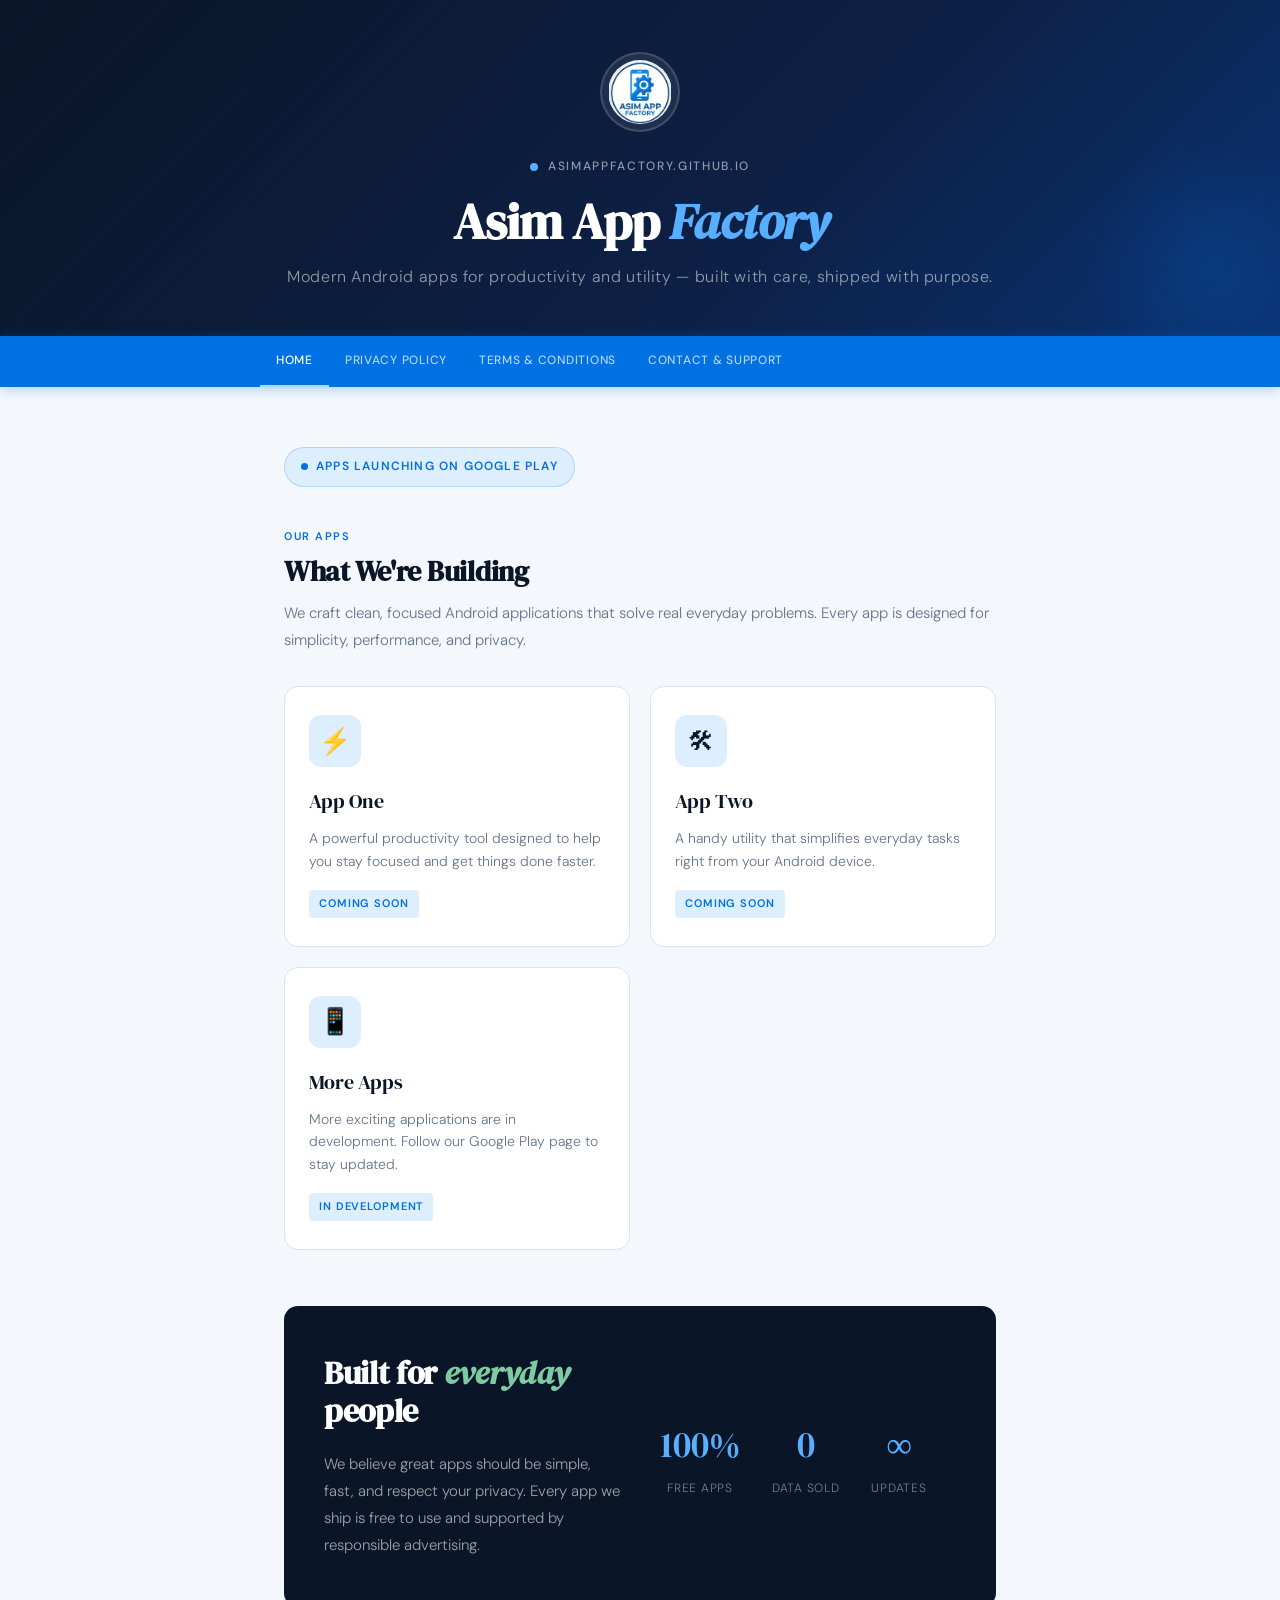
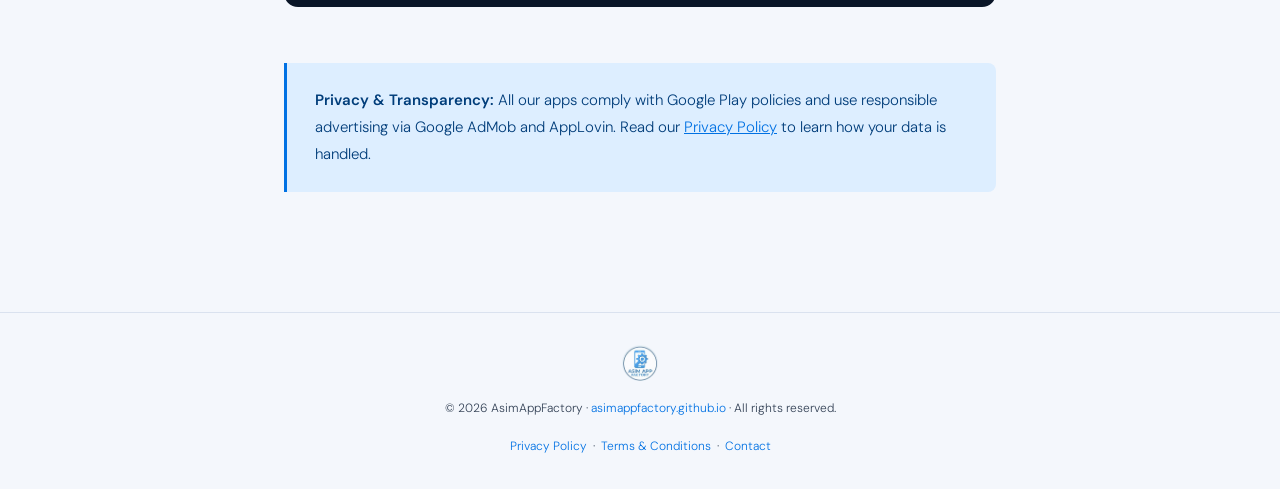
<file: index.html>
<!DOCTYPE html>
<html lang="en">
<head>
  <meta charset="UTF-8" />
  <meta name="viewport" content="width=device-width, initial-scale=1.0"/>
  <title>Asim App Factory</title>
  <link href="https://fonts.googleapis.com/css2?family=DM+Serif+Display:ital@0;1&family=DM+Sans:wght@300;400;500;600&display=swap" rel="stylesheet"/>
  <link rel="stylesheet" href="style.css"/>
  <style>
    /* ── HOME-SPECIFIC STYLES ── */
    .hero-tagline {
      font-size: clamp(14px, 2vw, 16px);
      color: rgba(255,255,255,.55);
      font-weight: 300;
      letter-spacing: .04em;
      margin-top: 12px;
    }

    .coming-soon-badge {
      display: inline-flex;
      align-items: center;
      gap: 8px;
      background: var(--accent-light);
      color: var(--accent);
      font-size: 12px;
      font-weight: 600;
      letter-spacing: .10em;
      text-transform: uppercase;
      padding: 8px 16px;
      border-radius: 100px;
      margin-bottom: 40px;
      border: 1px solid rgba(0,113,227,.2);
    }
    .coming-soon-badge .dot {
      width: 7px; height: 7px;
      background: var(--accent);
      border-radius: 50%;
      animation: pulse 2s ease-in-out infinite;
    }

    .apps-grid {
      display: grid;
      grid-template-columns: repeat(auto-fill, minmax(260px, 1fr));
      gap: 20px;
      margin: 32px 0 56px;
    }
    .app-card {
      background: #fff;
      border: 1px solid var(--border);
      border-radius: 14px;
      padding: 28px 24px;
      transition: box-shadow .25s, transform .25s;
      position: relative;
      overflow: hidden;
    }
    .app-card::before {
      content: '';
      position: absolute;
      top: 0; left: 0; right: 0;
      height: 3px;
      background: var(--accent);
      transform: scaleX(0);
      transform-origin: left;
      transition: transform .3s ease;
    }
    .app-card:hover { box-shadow: 0 8px 32px rgba(0,0,0,.09); transform: translateY(-3px); }
    .app-card:hover::before { transform: scaleX(1); }
    .app-icon {
      width: 52px; height: 52px;
      background: var(--accent-light);
      border-radius: 12px;
      display: flex; align-items: center; justify-content: center;
      font-size: 26px;
      margin-bottom: 16px;
    }
    .app-name { font-family: 'DM Serif Display', serif; font-size: 20px; margin-bottom: 8px; color: var(--ink); }
    .app-desc { font-size: 14px; color: var(--muted); line-height: 1.6; margin-bottom: 16px; }
    .app-status {
      display: inline-block;
      font-size: 11px;
      font-weight: 600;
      letter-spacing: .08em;
      text-transform: uppercase;
      padding: 4px 10px;
      border-radius: 4px;
      background: var(--accent-light);
      color: var(--accent);
    }

    /* About strip */
    .about-strip {
      background: var(--ink);
      border-radius: 14px;
      padding: 48px 40px;
      color: var(--paper);
      display: grid;
      grid-template-columns: 1fr 1fr;
      gap: 40px;
      align-items: center;
      margin-bottom: 56px;
    }
    .about-strip h2 { font-family: 'DM Serif Display', serif; font-size: clamp(22px, 3.5vw, 32px); color: #fff; line-height: 1.2; }
    .about-strip h2 em { font-style: italic; color: #7ecba1; }
    .about-strip p { color: rgba(255,255,255,.6); font-size: 15px; }
    .stat-row { display: flex; gap: 32px; }
    .stat { text-align: center; }
    .stat-num { font-family: 'DM Serif Display', serif; font-size: 36px; color: #58aeff; }
    .stat-label { font-size: 12px; color: rgba(255,255,255,.45); letter-spacing: .06em; text-transform: uppercase; }

    @media(max-width: 600px) {
      .about-strip { grid-template-columns: 1fr; padding: 32px 24px; }
      .stat-row { justify-content: flex-start; }
    }
  </style>
</head>
<body>

  <!-- ── HEADER ── -->
  <header>
    <div class="header-inner">
      <img src="logo.png" alt="Asim App Factory" class="header-logo"/>
      <div class="brand">
        <span class="brand-dot"></span>
        <span class="brand-name">asimappfactory.github.io</span>
      </div>
      <h1>Asim App <em>Factory</em></h1>
      <p class="hero-tagline">Modern Android apps for productivity and utility — built with care, shipped with purpose.</p>
    </div>
  </header>

  <!-- ── STICKY NAV ── -->
  <nav class="toc-bar" aria-label="Site navigation">
    <div class="toc-inner">
      <a href="index.html" class="active">Home</a>
      <a href="privacy-policy.html">Privacy Policy</a>
      <a href="terms.html">Terms &amp; Conditions</a>
      <a href="support.html">Contact &amp; Support</a>
    </div>
  </nav>

  <!-- ── MAIN ── -->
  <main>

    <div class="coming-soon-badge">
      <span class="dot"></span>
      Apps launching on Google Play
    </div>

    <div class="section-label">Our Apps</div>
    <h2 class="section-heading">What We're Building</h2>
    <p class="section-intro">We craft clean, focused Android applications that solve real everyday problems. Every app is designed for simplicity, performance, and privacy.</p>

    <div class="apps-grid">
      <div class="app-card">
        <div class="app-icon">⚡</div>
        <div class="app-name">App One</div>
        <div class="app-desc">A powerful productivity tool designed to help you stay focused and get things done faster.</div>
        <span class="app-status">Coming Soon</span>
      </div>
      <div class="app-card">
        <div class="app-icon">🛠</div>
        <div class="app-name">App Two</div>
        <div class="app-desc">A handy utility that simplifies everyday tasks right from your Android device.</div>
        <span class="app-status">Coming Soon</span>
      </div>
      <div class="app-card">
        <div class="app-icon">📱</div>
        <div class="app-name">More Apps</div>
        <div class="app-desc">More exciting applications are in development. Follow our Google Play page to stay updated.</div>
        <span class="app-status">In Development</span>
      </div>
    </div>

    <div class="about-strip">
      <div>
        <h2>Built for <em>everyday</em> people</h2>
        <p style="margin-top:16px;">We believe great apps should be simple, fast, and respect your privacy. Every app we ship is free to use and supported by responsible advertising.</p>
      </div>
      <div class="stat-row">
        <div class="stat">
          <div class="stat-num">100%</div>
          <div class="stat-label">Free Apps</div>
        </div>
        <div class="stat">
          <div class="stat-num">0</div>
          <div class="stat-label">Data Sold</div>
        </div>
        <div class="stat">
          <div class="stat-num">∞</div>
          <div class="stat-label">Updates</div>
        </div>
      </div>
    </div>

    <div class="info-card" style="color:#003d7a;">
      <strong>Privacy &amp; Transparency:</strong> All our apps comply with Google Play policies and use responsible advertising via Google AdMob and AppLovin. Read our <a href="privacy-policy.html">Privacy Policy</a> to learn how your data is handled.
    </div>

  </main>

  <!-- ── FOOTER ── -->
  <footer>
    <img src="logo.png" alt="Asim App Factory" class="footer-logo"/>
    <p>© 2026 AsimAppFactory · <a href="https://asimappfactory.github.io">asimappfactory.github.io</a> · All rights reserved.</p>
    <p style="margin-top:6px;">
      <a href="privacy-policy.html">Privacy Policy</a> &nbsp;·&nbsp;
      <a href="terms.html">Terms &amp; Conditions</a> &nbsp;·&nbsp;
      <a href="support.html">Contact</a>
    </p>
  </footer>

</body>
</html>
</file>
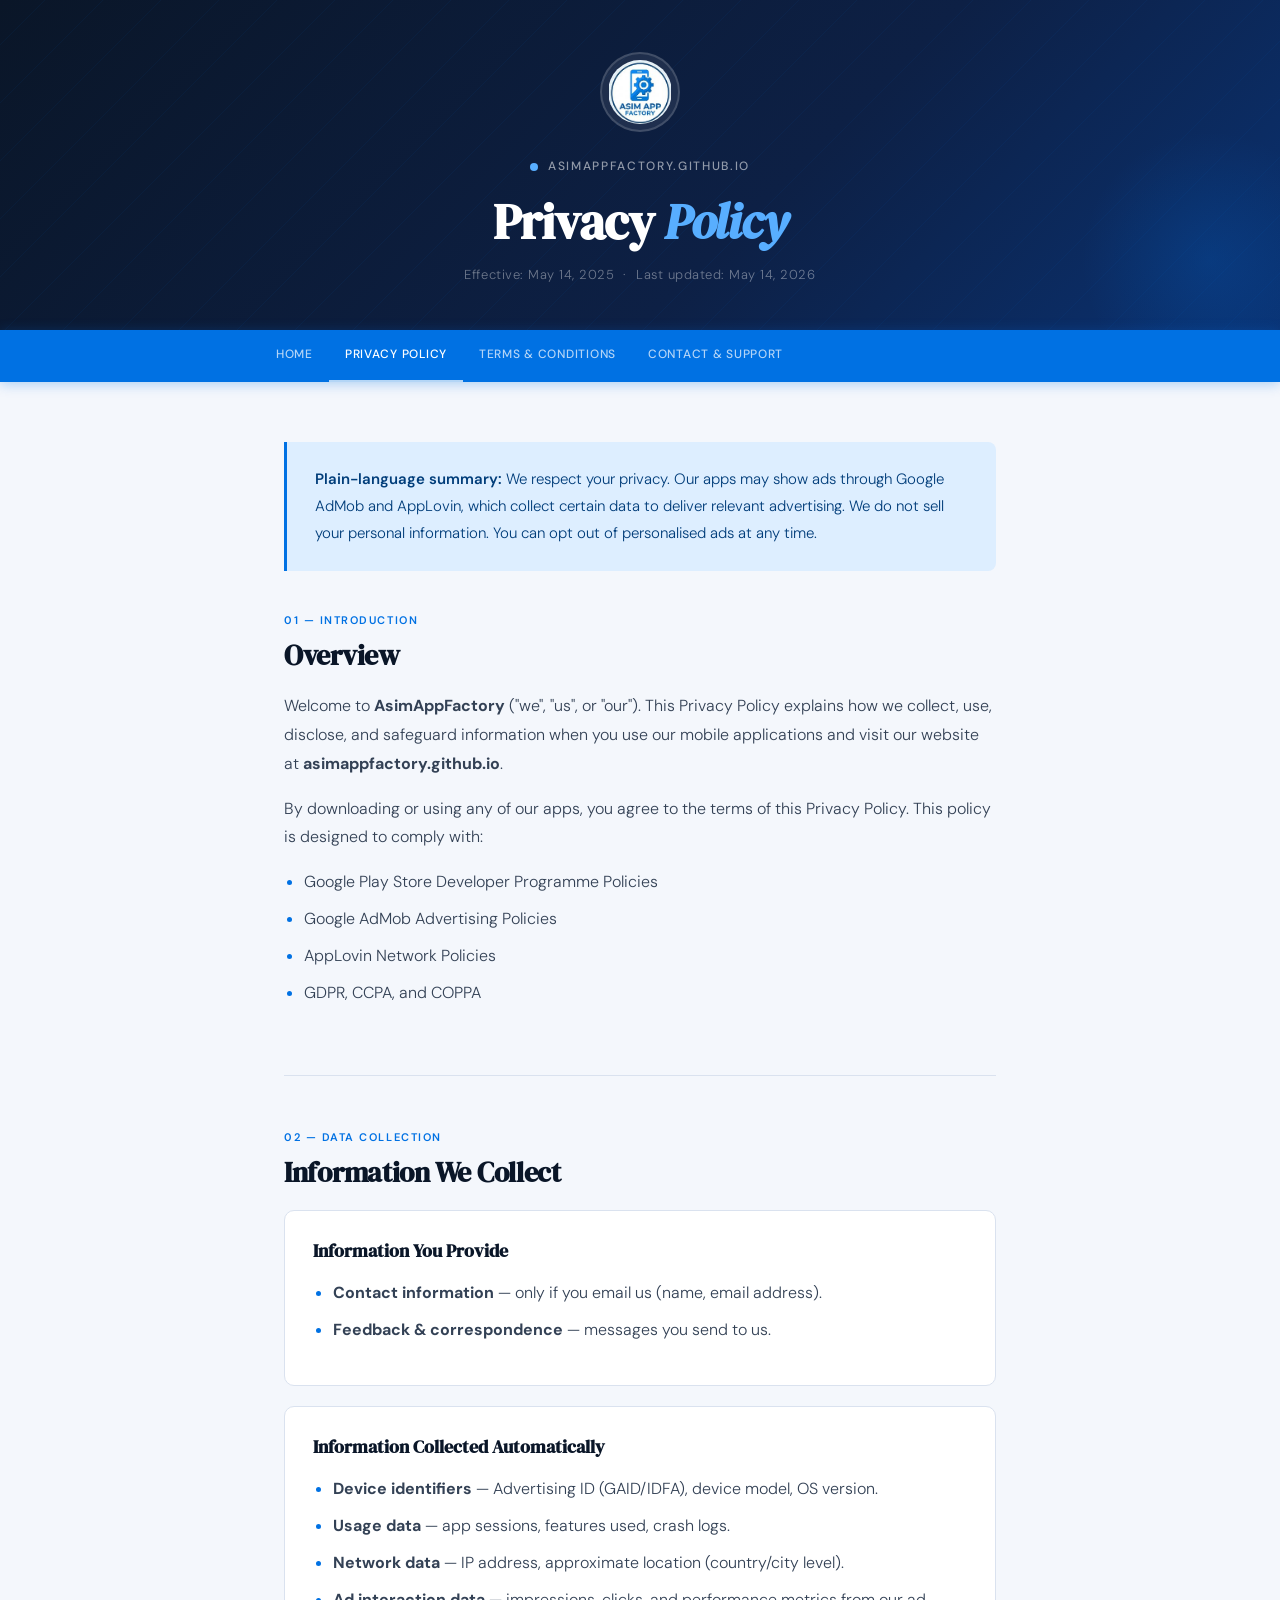
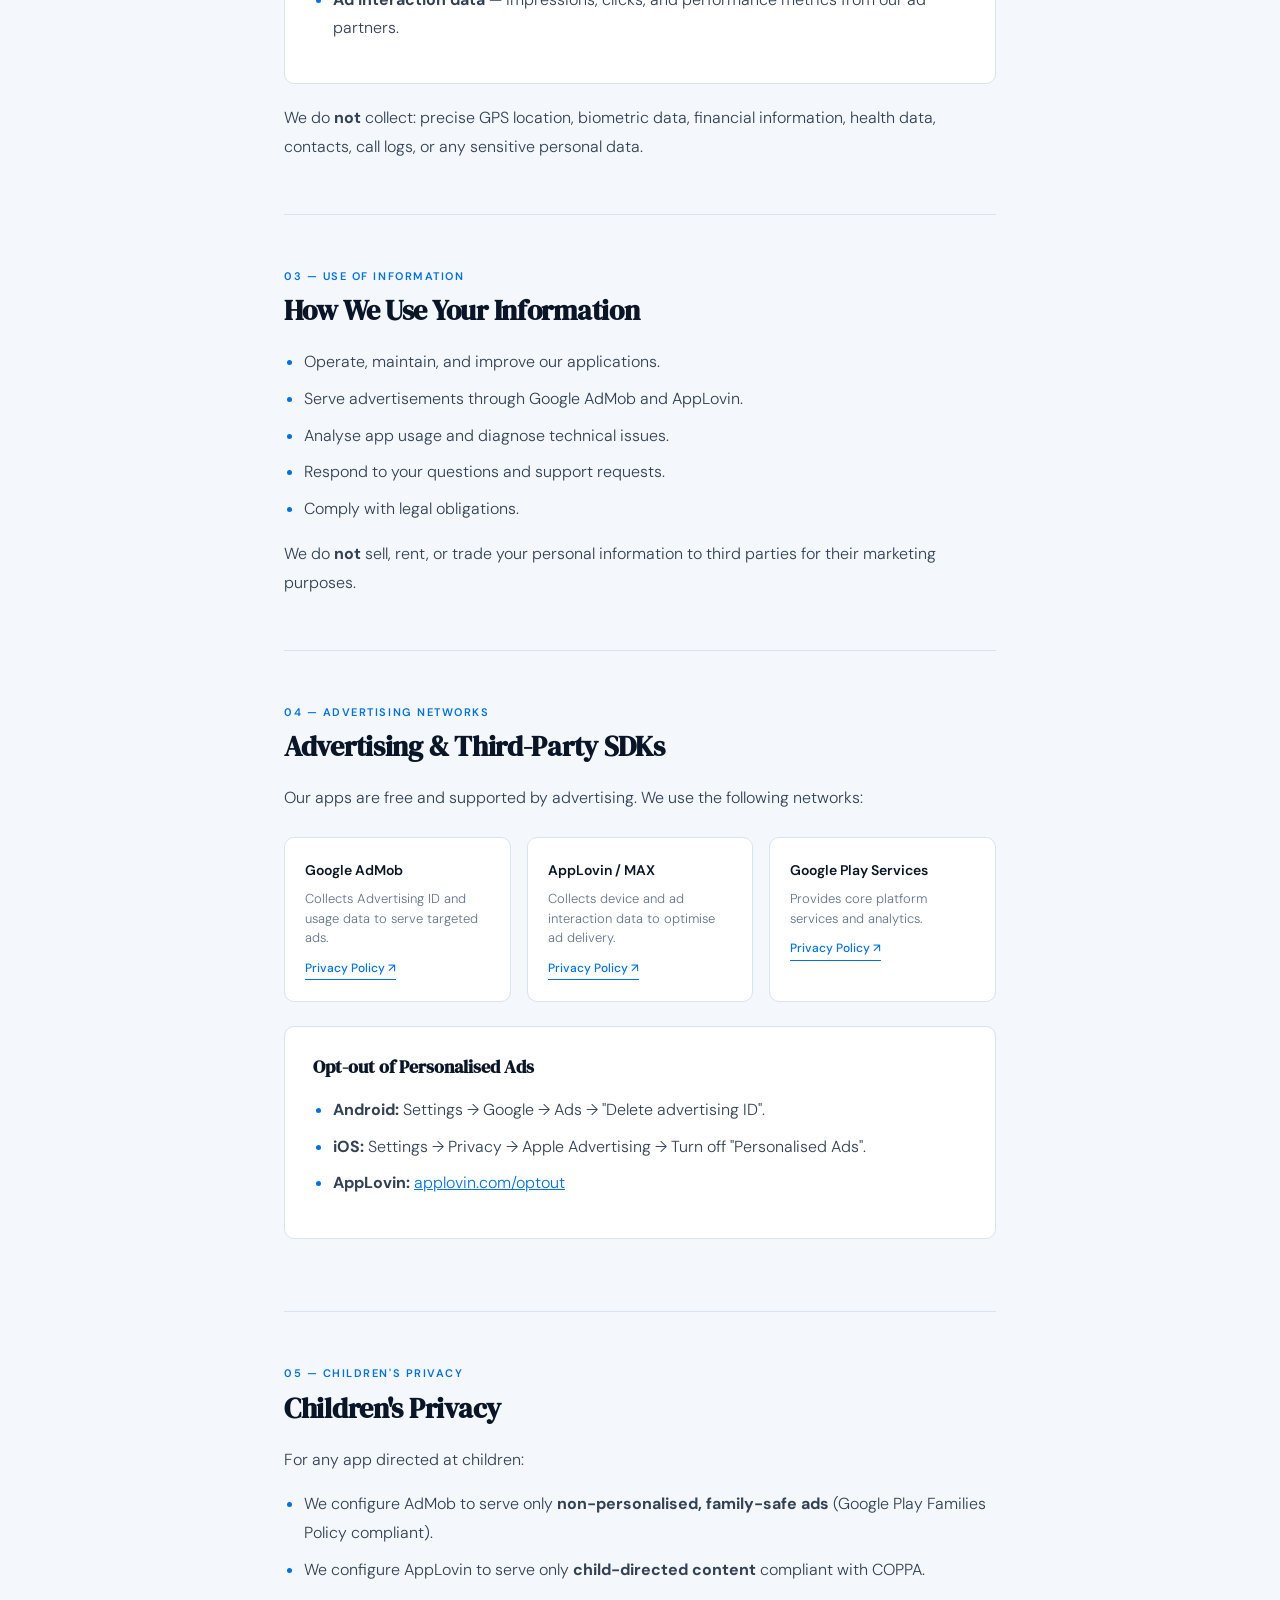
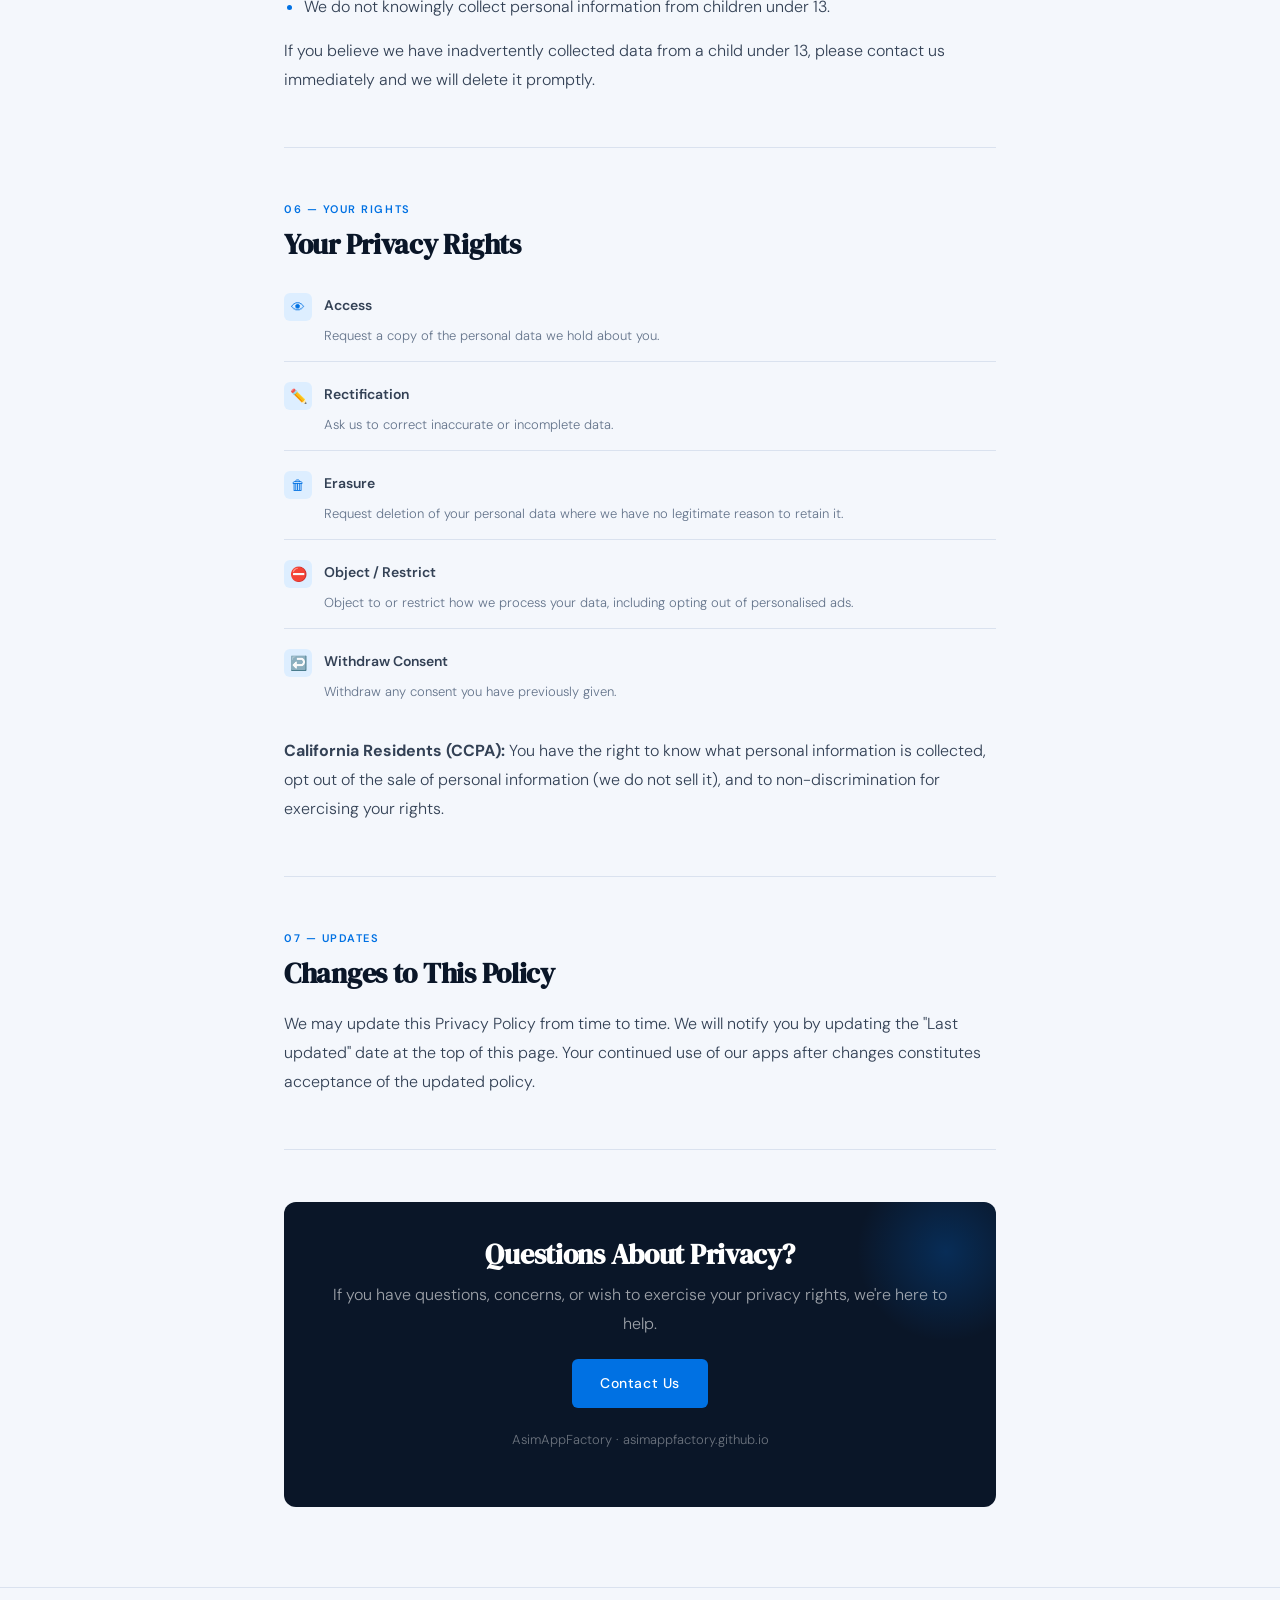
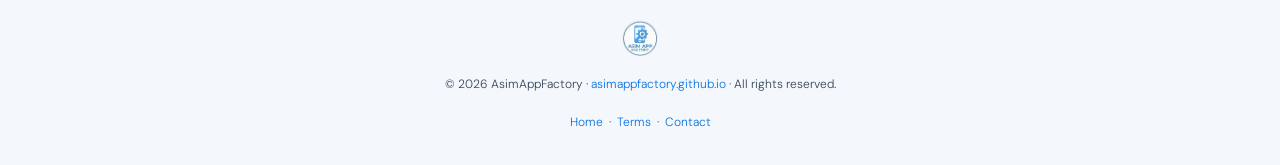
<file: privacy-policy.html>
<!DOCTYPE html>
<html lang="en">
<head>
  <meta charset="UTF-8" />
  <meta name="viewport" content="width=device-width, initial-scale=1.0"/>
  <title>Privacy Policy – Asim App Factory</title>
  <link href="https://fonts.googleapis.com/css2?family=DM+Serif+Display:ital@0;1&family=DM+Sans:wght@300;400;500;600&display=swap" rel="stylesheet"/>
  <link rel="stylesheet" href="style.css"/>
  <style>
    .network-grid { display: grid; grid-template-columns: repeat(auto-fit, minmax(200px, 1fr)); gap: 16px; margin: 24px 0; }
    .network-card { border: 1px solid var(--border); border-radius: 10px; padding: 20px; background: #fff; transition: box-shadow .2s, transform .2s; }
    .network-card:hover { box-shadow: 0 4px 20px rgba(0,0,0,.08); transform: translateY(-2px); }
    .network-card .nw-name { font-weight: 600; font-size: 14px; margin-bottom: 6px; color: var(--ink); }
    .network-card .nw-desc { font-size: 13px; color: var(--muted); line-height: 1.5; }
    .network-card a { display: inline-block; margin-top: 10px; font-size: 12px; font-weight: 500; color: var(--accent); text-decoration: none; border-bottom: 1px solid currentColor; }
  </style>
</head>
<body>

  <header>
    <div class="header-inner">
      <img src="logo.png" alt="Asim App Factory" class="header-logo"/>
      <div class="brand"><span class="brand-dot"></span><span class="brand-name">asimappfactory.github.io</span></div>
      <h1>Privacy <em>Policy</em></h1>
      <p class="meta">Effective: May 14, 2025 &nbsp;·&nbsp; Last updated: May 14, 2026</p>
    </div>
  </header>

  <nav class="toc-bar">
    <div class="toc-inner">
      <a href="index.html">Home</a>
      <a href="privacy-policy.html" class="active">Privacy Policy</a>
      <a href="terms.html">Terms &amp; Conditions</a>
      <a href="support.html">Contact &amp; Support</a>
    </div>
  </nav>

  <main>

    <div class="info-card">
      <strong>Plain-language summary:</strong> We respect your privacy. Our apps may show ads through Google AdMob and AppLovin, which collect certain data to deliver relevant advertising. We do not sell your personal information. You can opt out of personalised ads at any time.
    </div>

    <section id="overview">
      <div class="section-label">01 — Introduction</div>
      <h2>Overview</h2>
      <p>Welcome to <strong>AsimAppFactory</strong> ("we", "us", or "our"). This Privacy Policy explains how we collect, use, disclose, and safeguard information when you use our mobile applications and visit our website at <strong>asimappfactory.github.io</strong>.</p>
      <p>By downloading or using any of our apps, you agree to the terms of this Privacy Policy. This policy is designed to comply with:</p>
      <ul>
        <li>Google Play Store Developer Programme Policies</li>
        <li>Google AdMob Advertising Policies</li>
        <li>AppLovin Network Policies</li>
        <li>GDPR, CCPA, and COPPA</li>
      </ul>
    </section>

    <section id="data-collected">
      <div class="section-label">02 — Data Collection</div>
      <h2>Information We Collect</h2>
      <div class="highlight-box">
        <h3>Information You Provide</h3>
        <ul>
          <li><strong>Contact information</strong> — only if you email us (name, email address).</li>
          <li><strong>Feedback &amp; correspondence</strong> — messages you send to us.</li>
        </ul>
      </div>
      <div class="highlight-box">
        <h3>Information Collected Automatically</h3>
        <ul>
          <li><strong>Device identifiers</strong> — Advertising ID (GAID/IDFA), device model, OS version.</li>
          <li><strong>Usage data</strong> — app sessions, features used, crash logs.</li>
          <li><strong>Network data</strong> — IP address, approximate location (country/city level).</li>
          <li><strong>Ad interaction data</strong> — impressions, clicks, and performance metrics from our ad partners.</li>
        </ul>
      </div>
      <p>We do <strong>not</strong> collect: precise GPS location, biometric data, financial information, health data, contacts, call logs, or any sensitive personal data.</p>
    </section>

    <section id="how-we-use">
      <div class="section-label">03 — Use of Information</div>
      <h2>How We Use Your Information</h2>
      <ul>
        <li>Operate, maintain, and improve our applications.</li>
        <li>Serve advertisements through Google AdMob and AppLovin.</li>
        <li>Analyse app usage and diagnose technical issues.</li>
        <li>Respond to your questions and support requests.</li>
        <li>Comply with legal obligations.</li>
      </ul>
      <p>We do <strong>not</strong> sell, rent, or trade your personal information to third parties for their marketing purposes.</p>
    </section>

    <section id="advertising">
      <div class="section-label">04 — Advertising Networks</div>
      <h2>Advertising &amp; Third-Party SDKs</h2>
      <p>Our apps are free and supported by advertising. We use the following networks:</p>
      <div class="network-grid">
        <div class="network-card">
          <div class="nw-name">Google AdMob</div>
          <div class="nw-desc">Collects Advertising ID and usage data to serve targeted ads.</div>
          <a href="https://policies.google.com/privacy" target="_blank" rel="noopener">Privacy Policy ↗</a>
        </div>
        <div class="network-card">
          <div class="nw-name">AppLovin / MAX</div>
          <div class="nw-desc">Collects device and ad interaction data to optimise ad delivery.</div>
          <a href="https://www.applovin.com/privacy/" target="_blank" rel="noopener">Privacy Policy ↗</a>
        </div>
        <div class="network-card">
          <div class="nw-name">Google Play Services</div>
          <div class="nw-desc">Provides core platform services and analytics.</div>
          <a href="https://policies.google.com/privacy" target="_blank" rel="noopener">Privacy Policy ↗</a>
        </div>
      </div>
      <div class="highlight-box">
        <h3>Opt-out of Personalised Ads</h3>
        <ul>
          <li><strong>Android:</strong> Settings → Google → Ads → "Delete advertising ID".</li>
          <li><strong>iOS:</strong> Settings → Privacy → Apple Advertising → Turn off "Personalised Ads".</li>
          <li><strong>AppLovin:</strong> <a href="https://www.applovin.com/optout" target="_blank" rel="noopener">applovin.com/optout</a></li>
        </ul>
      </div>
    </section>

    <section id="children">
      <div class="section-label">05 — Children's Privacy</div>
      <h2>Children's Privacy</h2>
      <p>For any app directed at children:</p>
      <ul>
        <li>We configure AdMob to serve only <strong>non-personalised, family-safe ads</strong> (Google Play Families Policy compliant).</li>
        <li>We configure AppLovin to serve only <strong>child-directed content</strong> compliant with COPPA.</li>
        <li>We do not knowingly collect personal information from children under 13.</li>
      </ul>
      <p>If you believe we have inadvertently collected data from a child under 13, please contact us immediately and we will delete it promptly.</p>
    </section>

    <section id="your-rights">
      <div class="section-label">06 — Your Rights</div>
      <h2>Your Privacy Rights</h2>
      <ul class="rights-list">
        <li><div class="icon">👁</div><div class="text"><strong>Access</strong><span>Request a copy of the personal data we hold about you.</span></div></li>
        <li><div class="icon">✏️</div><div class="text"><strong>Rectification</strong><span>Ask us to correct inaccurate or incomplete data.</span></div></li>
        <li><div class="icon">🗑</div><div class="text"><strong>Erasure</strong><span>Request deletion of your personal data where we have no legitimate reason to retain it.</span></div></li>
        <li><div class="icon">⛔</div><div class="text"><strong>Object / Restrict</strong><span>Object to or restrict how we process your data, including opting out of personalised ads.</span></div></li>
        <li><div class="icon">↩️</div><div class="text"><strong>Withdraw Consent</strong><span>Withdraw any consent you have previously given.</span></div></li>
      </ul>
      <p style="margin-top:20px;"><strong>California Residents (CCPA):</strong> You have the right to know what personal information is collected, opt out of the sale of personal information (we do not sell it), and to non-discrimination for exercising your rights.</p>
    </section>

    <section id="changes">
      <div class="section-label">07 — Updates</div>
      <h2>Changes to This Policy</h2>
      <p>We may update this Privacy Policy from time to time. We will notify you by updating the "Last updated" date at the top of this page. Your continued use of our apps after changes constitutes acceptance of the updated policy.</p>
    </section>

    <section id="contact" style="border-bottom:none; padding-bottom:0; margin-bottom:0;">
      <div class="dark-card">
        <h2>Questions About Privacy?</h2>
        <p>If you have questions, concerns, or wish to exercise your privacy rights, we're here to help.</p>
        <a href="support.html" class="btn">Contact Us</a>
        <p style="margin-top:20px; font-size:13px; color:rgba(255,255,255,.4);">AsimAppFactory · asimappfactory.github.io</p>
      </div>
    </section>

  </main>

  <footer>
    <img src="logo.png" alt="Asim App Factory" class="footer-logo"/>
    <p>© 2026 AsimAppFactory · <a href="https://asimappfactory.github.io">asimappfactory.github.io</a> · All rights reserved.</p>
    <p style="margin-top:6px;"><a href="index.html">Home</a> &nbsp;·&nbsp; <a href="terms.html">Terms</a> &nbsp;·&nbsp; <a href="support.html">Contact</a></p>
  </footer>

</body>
</html>
</file>
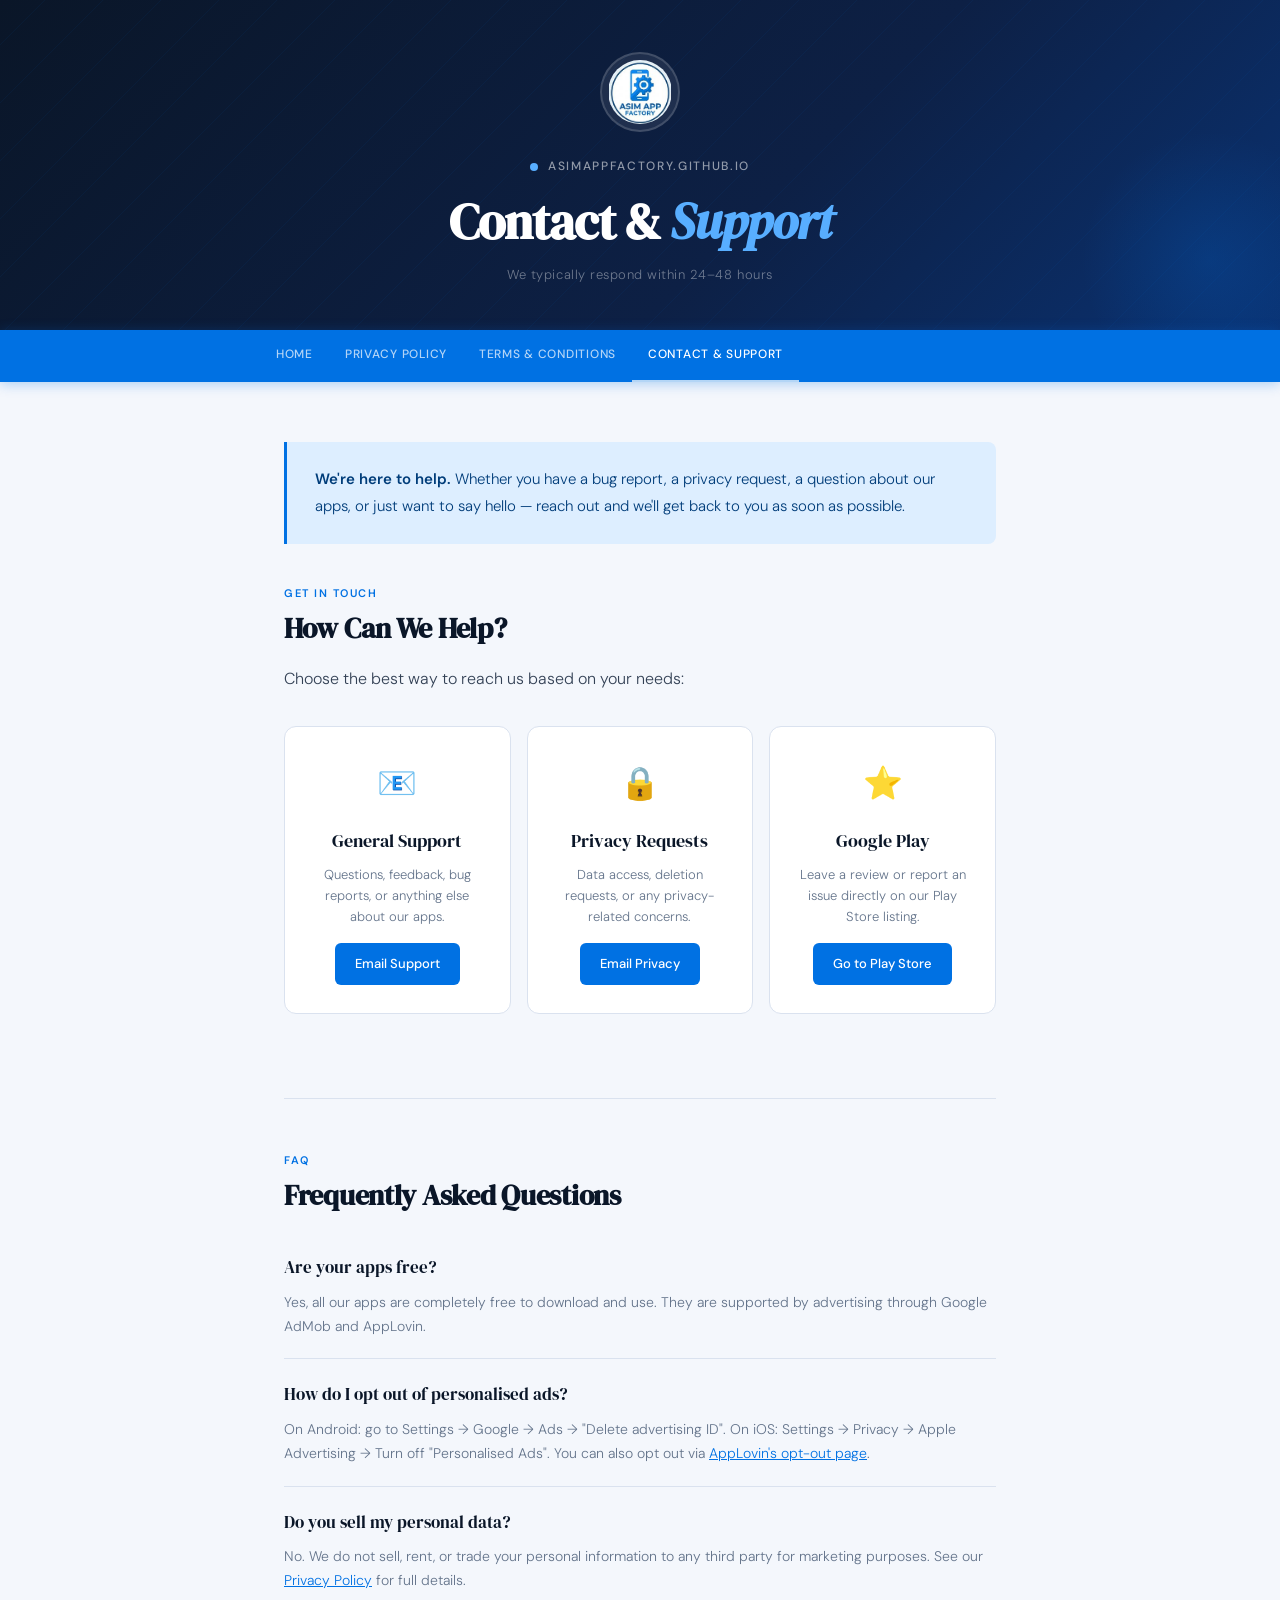
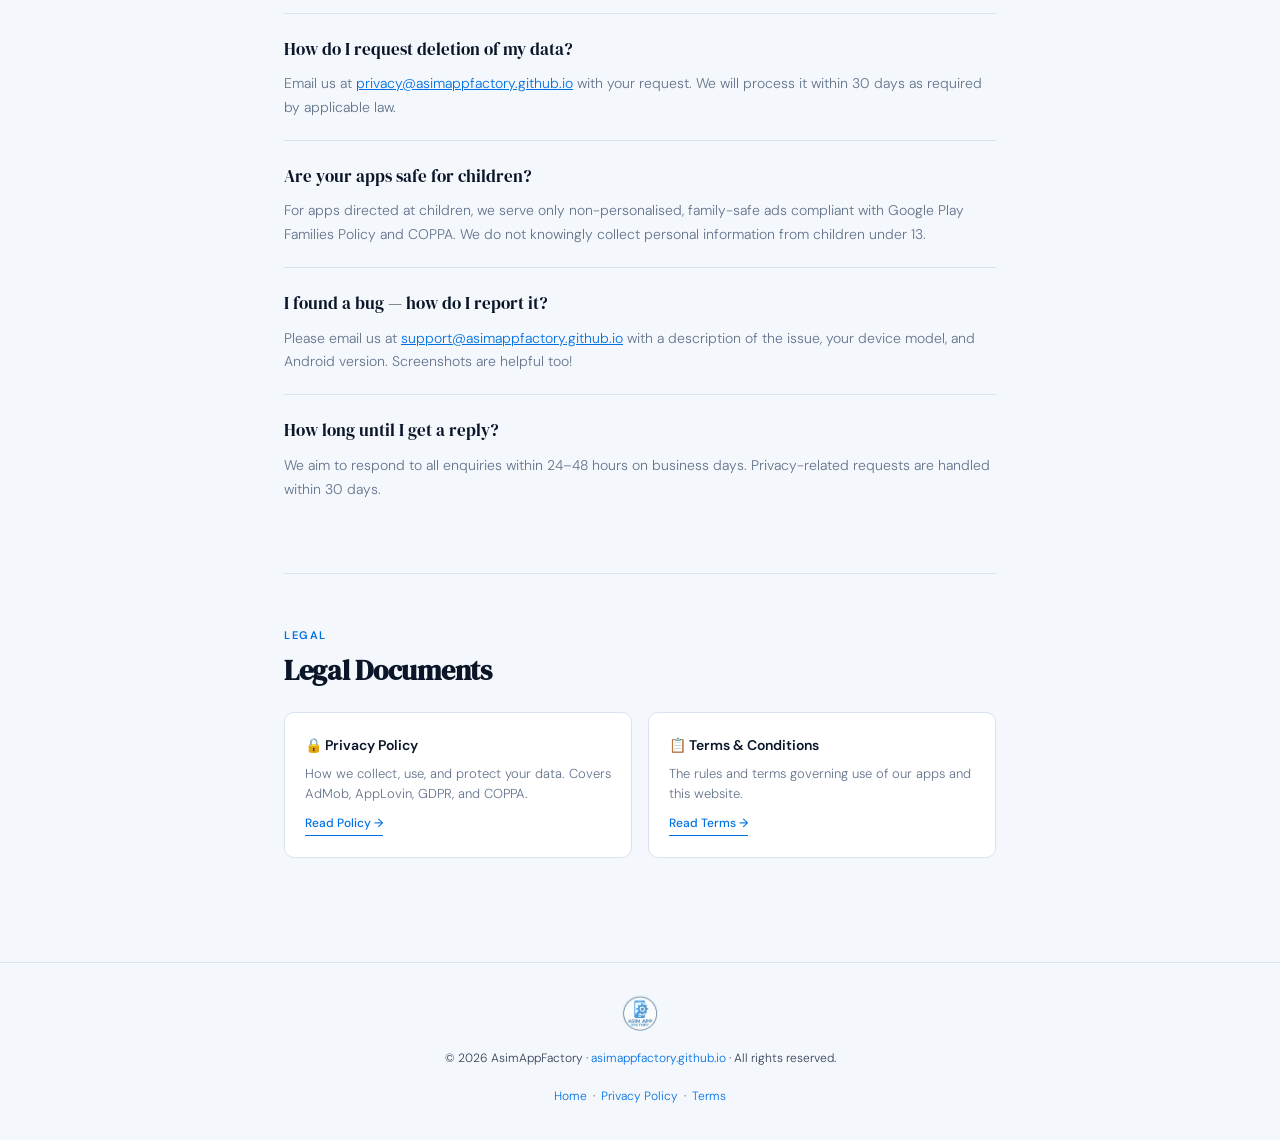
<file: support.html>
<!DOCTYPE html>
<html lang="en">
<head>
  <meta charset="UTF-8" />
  <meta name="viewport" content="width=device-width, initial-scale=1.0"/>
  <title>Contact &amp; Support – Asim App Factory</title>
  <link href="https://fonts.googleapis.com/css2?family=DM+Serif+Display:ital@0;1&family=DM+Sans:wght@300;400;500;600&display=swap" rel="stylesheet"/>
  <link rel="stylesheet" href="style.css"/>
  <style>
    .support-grid {
      display: grid;
      grid-template-columns: repeat(auto-fit, minmax(220px, 1fr));
      gap: 16px;
      margin: 32px 0;
    }
    .support-card {
      background: #fff;
      border: 1px solid var(--border);
      border-radius: 12px;
      padding: 28px 24px;
      text-align: center;
      transition: box-shadow .2s, transform .2s;
    }
    .support-card:hover { box-shadow: 0 6px 24px rgba(0,0,0,.08); transform: translateY(-2px); }
    .support-card .s-icon { font-size: 32px; margin-bottom: 12px; }
    .support-card .s-title { font-family: 'DM Serif Display', serif; font-size: 18px; margin-bottom: 8px; }
    .support-card .s-desc { font-size: 13px; color: var(--muted); line-height: 1.6; margin-bottom: 16px; }
    .support-card a.s-link {
      display: inline-block;
      background: var(--accent);
      color: #fff;
      text-decoration: none;
      padding: 9px 20px;
      border-radius: 6px;
      font-size: 13px;
      font-weight: 500;
      transition: opacity .2s;
    }
    .support-card a.s-link:hover { opacity: .85; }

    .faq-item {
      border-bottom: 1px solid var(--border);
      padding: 20px 0;
    }
    .faq-item:last-child { border-bottom: none; }
    .faq-q {
      font-family: 'DM Serif Display', serif;
      font-size: 17px;
      color: var(--ink);
      margin-bottom: 8px;
    }
    .faq-a { font-size: 14px; color: var(--muted); line-height: 1.7; }
    .faq-a a { color: var(--accent); }
  </style>
</head>
<body>

  <header>
    <div class="header-inner">
      <img src="logo.png" alt="Asim App Factory" class="header-logo"/>
      <div class="brand"><span class="brand-dot"></span><span class="brand-name">asimappfactory.github.io</span></div>
      <h1>Contact &amp; <em>Support</em></h1>
      <p class="meta">We typically respond within 24–48 hours</p>
    </div>
  </header>

  <nav class="toc-bar">
    <div class="toc-inner">
      <a href="index.html">Home</a>
      <a href="privacy-policy.html">Privacy Policy</a>
      <a href="terms.html">Terms &amp; Conditions</a>
      <a href="support.html" class="active">Contact &amp; Support</a>
    </div>
  </nav>

  <main>

    <div class="info-card">
      <strong>We're here to help.</strong> Whether you have a bug report, a privacy request, a question about our apps, or just want to say hello — reach out and we'll get back to you as soon as possible.
    </div>

    <section id="contact-options">
      <div class="section-label">Get in Touch</div>
      <h2>How Can We Help?</h2>
      <p>Choose the best way to reach us based on your needs:</p>

      <div class="support-grid">
        <div class="support-card">
          <div class="s-icon">📧</div>
          <div class="s-title">General Support</div>
          <div class="s-desc">Questions, feedback, bug reports, or anything else about our apps.</div>
          <a href="mailto:support@asimappfactory.github.io" class="s-link">Email Support</a>
        </div>
        <div class="support-card">
          <div class="s-icon">🔒</div>
          <div class="s-title">Privacy Requests</div>
          <div class="s-desc">Data access, deletion requests, or any privacy-related concerns.</div>
          <a href="mailto:privacy@asimappfactory.github.io" class="s-link">Email Privacy</a>
        </div>
        <div class="support-card">
          <div class="s-icon">⭐</div>
          <div class="s-title">Google Play</div>
          <div class="s-desc">Leave a review or report an issue directly on our Play Store listing.</div>
          <a href="https://play.google.com/store" target="_blank" rel="noopener" class="s-link">Go to Play Store</a>
        </div>
      </div>
    </section>

    <section id="faq">
      <div class="section-label">FAQ</div>
      <h2>Frequently Asked Questions</h2>

      <div class="faq-item">
        <div class="faq-q">Are your apps free?</div>
        <div class="faq-a">Yes, all our apps are completely free to download and use. They are supported by advertising through Google AdMob and AppLovin.</div>
      </div>

      <div class="faq-item">
        <div class="faq-q">How do I opt out of personalised ads?</div>
        <div class="faq-a">
          On Android: go to Settings → Google → Ads → "Delete advertising ID". On iOS: Settings → Privacy → Apple Advertising → Turn off "Personalised Ads". You can also opt out via <a href="https://www.applovin.com/optout" target="_blank" rel="noopener">AppLovin's opt-out page</a>.
        </div>
      </div>

      <div class="faq-item">
        <div class="faq-q">Do you sell my personal data?</div>
        <div class="faq-a">No. We do not sell, rent, or trade your personal information to any third party for marketing purposes. See our <a href="privacy-policy.html">Privacy Policy</a> for full details.</div>
      </div>

      <div class="faq-item">
        <div class="faq-q">How do I request deletion of my data?</div>
        <div class="faq-a">Email us at <a href="mailto:privacy@asimappfactory.github.io">privacy@asimappfactory.github.io</a> with your request. We will process it within 30 days as required by applicable law.</div>
      </div>

      <div class="faq-item">
        <div class="faq-q">Are your apps safe for children?</div>
        <div class="faq-a">For apps directed at children, we serve only non-personalised, family-safe ads compliant with Google Play Families Policy and COPPA. We do not knowingly collect personal information from children under 13.</div>
      </div>

      <div class="faq-item">
        <div class="faq-q">I found a bug — how do I report it?</div>
        <div class="faq-a">Please email us at <a href="mailto:support@asimappfactory.github.io">support@asimappfactory.github.io</a> with a description of the issue, your device model, and Android version. Screenshots are helpful too!</div>
      </div>

      <div class="faq-item">
        <div class="faq-q">How long until I get a reply?</div>
        <div class="faq-a">We aim to respond to all enquiries within 24–48 hours on business days. Privacy-related requests are handled within 30 days.</div>
      </div>
    </section>

    <section id="legal-links" style="border-bottom:none; padding-bottom:0; margin-bottom:0;">
      <div class="section-label">Legal</div>
      <h2>Legal Documents</h2>
      <div class="card-grid">
        <div class="card-item">
          <div class="card-name">🔒 Privacy Policy</div>
          <div class="card-desc">How we collect, use, and protect your data. Covers AdMob, AppLovin, GDPR, and COPPA.</div>
          <a href="privacy-policy.html">Read Policy →</a>
        </div>
        <div class="card-item">
          <div class="card-name">📋 Terms &amp; Conditions</div>
          <div class="card-desc">The rules and terms governing use of our apps and this website.</div>
          <a href="terms.html">Read Terms →</a>
        </div>
      </div>
    </section>

  </main>

  <footer>
    <img src="logo.png" alt="Asim App Factory" class="footer-logo"/>
    <p>© 2026 AsimAppFactory · <a href="https://asimappfactory.github.io">asimappfactory.github.io</a> · All rights reserved.</p>
    <p style="margin-top:6px;"><a href="index.html">Home</a> &nbsp;·&nbsp; <a href="privacy-policy.html">Privacy Policy</a> &nbsp;·&nbsp; <a href="terms.html">Terms</a></p>
  </footer>

</body>
</html>
</file>
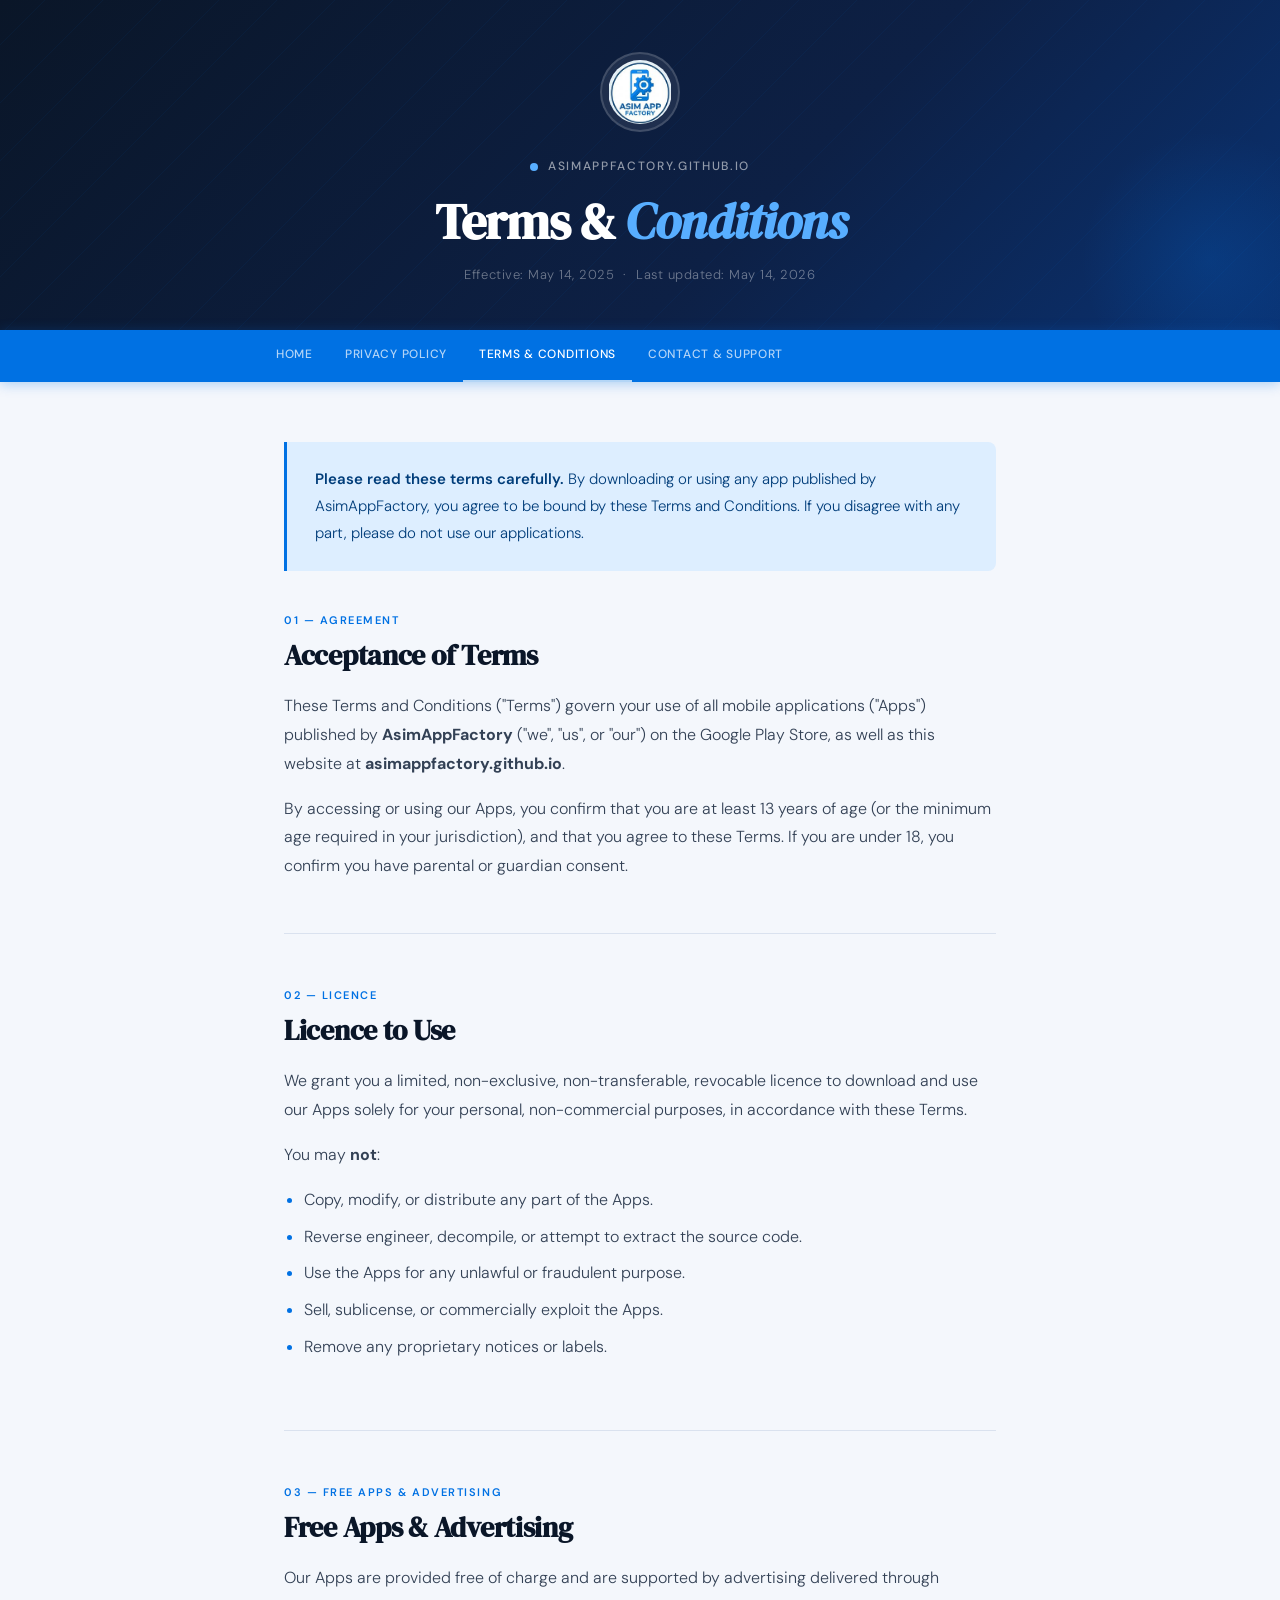
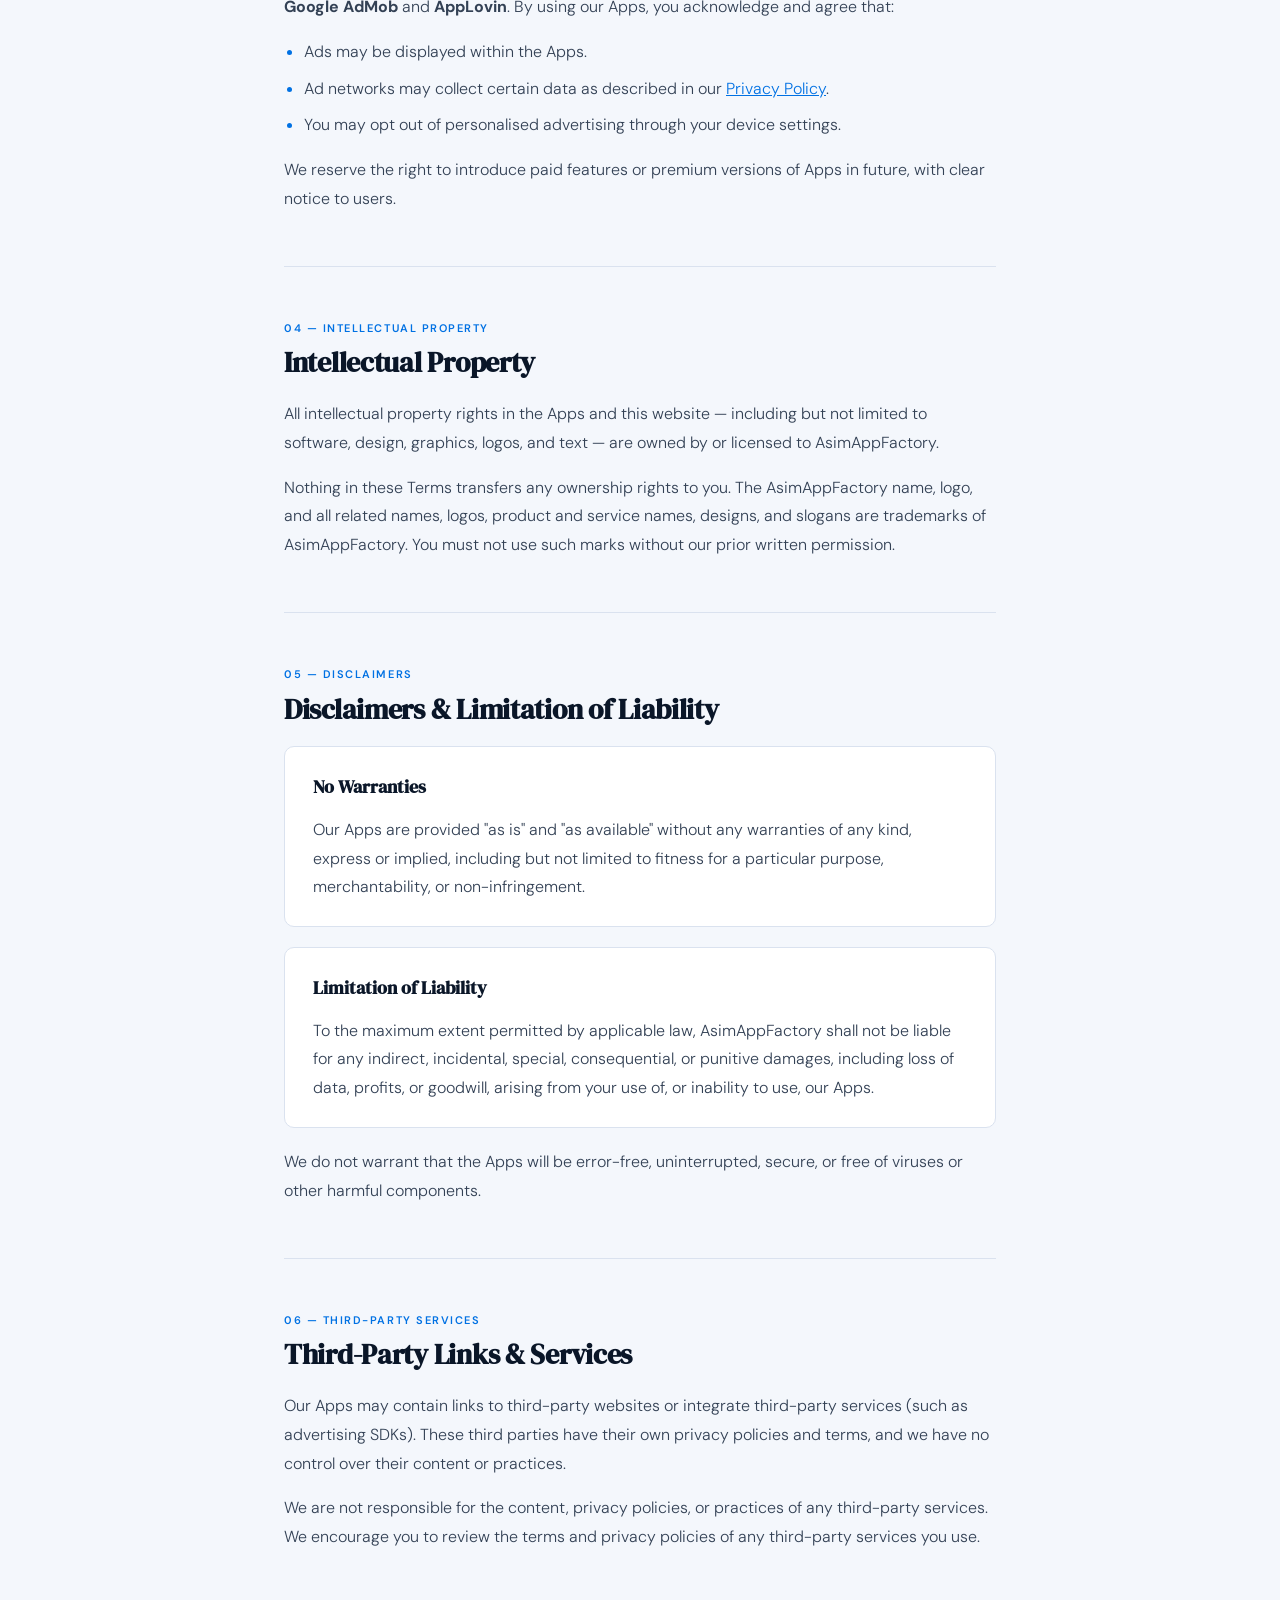
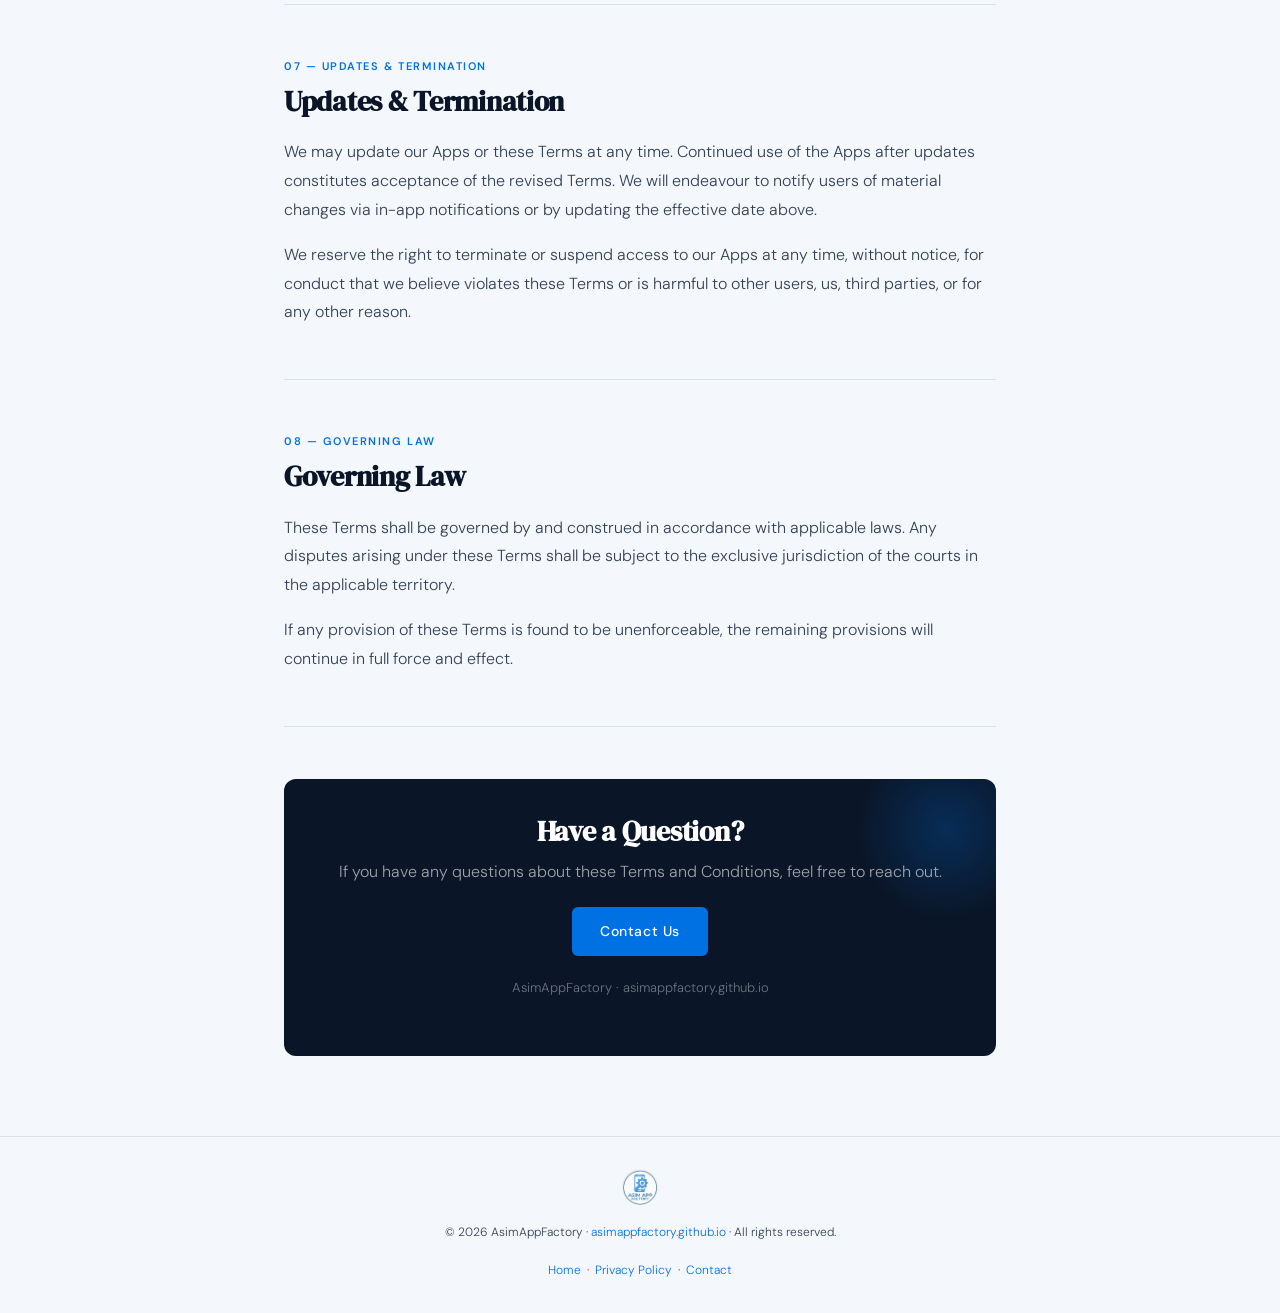
<file: terms.html>
<!DOCTYPE html>
<html lang="en">
<head>
  <meta charset="UTF-8" />
  <meta name="viewport" content="width=device-width, initial-scale=1.0"/>
  <title>Terms &amp; Conditions – Asim App Factory</title>
  <link href="https://fonts.googleapis.com/css2?family=DM+Serif+Display:ital@0;1&family=DM+Sans:wght@300;400;500;600&display=swap" rel="stylesheet"/>
  <link rel="stylesheet" href="style.css"/>
</head>
<body>

  <header>
    <div class="header-inner">
      <img src="logo.png" alt="Asim App Factory" class="header-logo"/>
      <div class="brand"><span class="brand-dot"></span><span class="brand-name">asimappfactory.github.io</span></div>
      <h1>Terms &amp; <em>Conditions</em></h1>
      <p class="meta">Effective: May 14, 2025 &nbsp;·&nbsp; Last updated: May 14, 2026</p>
    </div>
  </header>

  <nav class="toc-bar">
    <div class="toc-inner">
      <a href="index.html">Home</a>
      <a href="privacy-policy.html">Privacy Policy</a>
      <a href="terms.html" class="active">Terms &amp; Conditions</a>
      <a href="support.html">Contact &amp; Support</a>
    </div>
  </nav>

  <main>

    <div class="info-card">
      <strong>Please read these terms carefully.</strong> By downloading or using any app published by AsimAppFactory, you agree to be bound by these Terms and Conditions. If you disagree with any part, please do not use our applications.
    </div>

    <section id="acceptance">
      <div class="section-label">01 — Agreement</div>
      <h2>Acceptance of Terms</h2>
      <p>These Terms and Conditions ("Terms") govern your use of all mobile applications ("Apps") published by <strong>AsimAppFactory</strong> ("we", "us", or "our") on the Google Play Store, as well as this website at <strong>asimappfactory.github.io</strong>.</p>
      <p>By accessing or using our Apps, you confirm that you are at least 13 years of age (or the minimum age required in your jurisdiction), and that you agree to these Terms. If you are under 18, you confirm you have parental or guardian consent.</p>
    </section>

    <section id="licence">
      <div class="section-label">02 — Licence</div>
      <h2>Licence to Use</h2>
      <p>We grant you a limited, non-exclusive, non-transferable, revocable licence to download and use our Apps solely for your personal, non-commercial purposes, in accordance with these Terms.</p>
      <p>You may <strong>not</strong>:</p>
      <ul>
        <li>Copy, modify, or distribute any part of the Apps.</li>
        <li>Reverse engineer, decompile, or attempt to extract the source code.</li>
        <li>Use the Apps for any unlawful or fraudulent purpose.</li>
        <li>Sell, sublicense, or commercially exploit the Apps.</li>
        <li>Remove any proprietary notices or labels.</li>
      </ul>
    </section>

    <section id="free-apps">
      <div class="section-label">03 — Free Apps &amp; Advertising</div>
      <h2>Free Apps &amp; Advertising</h2>
      <p>Our Apps are provided free of charge and are supported by advertising delivered through <strong>Google AdMob</strong> and <strong>AppLovin</strong>. By using our Apps, you acknowledge and agree that:</p>
      <ul>
        <li>Ads may be displayed within the Apps.</li>
        <li>Ad networks may collect certain data as described in our <a href="privacy-policy.html">Privacy Policy</a>.</li>
        <li>You may opt out of personalised advertising through your device settings.</li>
      </ul>
      <p>We reserve the right to introduce paid features or premium versions of Apps in future, with clear notice to users.</p>
    </section>

    <section id="ip">
      <div class="section-label">04 — Intellectual Property</div>
      <h2>Intellectual Property</h2>
      <p>All intellectual property rights in the Apps and this website — including but not limited to software, design, graphics, logos, and text — are owned by or licensed to AsimAppFactory.</p>
      <p>Nothing in these Terms transfers any ownership rights to you. The AsimAppFactory name, logo, and all related names, logos, product and service names, designs, and slogans are trademarks of AsimAppFactory. You must not use such marks without our prior written permission.</p>
    </section>

    <section id="disclaimer">
      <div class="section-label">05 — Disclaimers</div>
      <h2>Disclaimers &amp; Limitation of Liability</h2>
      <div class="highlight-box">
        <h3>No Warranties</h3>
        <p>Our Apps are provided "as is" and "as available" without any warranties of any kind, express or implied, including but not limited to fitness for a particular purpose, merchantability, or non-infringement.</p>
      </div>
      <div class="highlight-box">
        <h3>Limitation of Liability</h3>
        <p>To the maximum extent permitted by applicable law, AsimAppFactory shall not be liable for any indirect, incidental, special, consequential, or punitive damages, including loss of data, profits, or goodwill, arising from your use of, or inability to use, our Apps.</p>
      </div>
      <p>We do not warrant that the Apps will be error-free, uninterrupted, secure, or free of viruses or other harmful components.</p>
    </section>

    <section id="third-party">
      <div class="section-label">06 — Third-Party Services</div>
      <h2>Third-Party Links &amp; Services</h2>
      <p>Our Apps may contain links to third-party websites or integrate third-party services (such as advertising SDKs). These third parties have their own privacy policies and terms, and we have no control over their content or practices.</p>
      <p>We are not responsible for the content, privacy policies, or practices of any third-party services. We encourage you to review the terms and privacy policies of any third-party services you use.</p>
    </section>

    <section id="updates">
      <div class="section-label">07 — Updates &amp; Termination</div>
      <h2>Updates &amp; Termination</h2>
      <p>We may update our Apps or these Terms at any time. Continued use of the Apps after updates constitutes acceptance of the revised Terms. We will endeavour to notify users of material changes via in-app notifications or by updating the effective date above.</p>
      <p>We reserve the right to terminate or suspend access to our Apps at any time, without notice, for conduct that we believe violates these Terms or is harmful to other users, us, third parties, or for any other reason.</p>
    </section>

    <section id="governing-law">
      <div class="section-label">08 — Governing Law</div>
      <h2>Governing Law</h2>
      <p>These Terms shall be governed by and construed in accordance with applicable laws. Any disputes arising under these Terms shall be subject to the exclusive jurisdiction of the courts in the applicable territory.</p>
      <p>If any provision of these Terms is found to be unenforceable, the remaining provisions will continue in full force and effect.</p>
    </section>

    <section id="contact" style="border-bottom:none; padding-bottom:0; margin-bottom:0;">
      <div class="dark-card">
        <h2>Have a Question?</h2>
        <p>If you have any questions about these Terms and Conditions, feel free to reach out.</p>
        <a href="support.html" class="btn">Contact Us</a>
        <p style="margin-top:20px; font-size:13px; color:rgba(255,255,255,.4);">AsimAppFactory · asimappfactory.github.io</p>
      </div>
    </section>

  </main>

  <footer>
    <img src="logo.png" alt="Asim App Factory" class="footer-logo"/>
    <p>© 2026 AsimAppFactory · <a href="https://asimappfactory.github.io">asimappfactory.github.io</a> · All rights reserved.</p>
    <p style="margin-top:6px;"><a href="index.html">Home</a> &nbsp;·&nbsp; <a href="privacy-policy.html">Privacy Policy</a> &nbsp;·&nbsp; <a href="support.html">Contact</a></p>
  </footer>

</body>
</html>
</file>
<file: style.css>
/* ════════════════════════════════════════
   AsimAppFactory – Shared Design System
   style.css  (all pages import this)
   Color scheme: Brand Blue from logo
   ════════════════════════════════════════ */

*, *::before, *::after { box-sizing: border-box; margin: 0; padding: 0; }

:root {
  --ink: #0a1628;
  --paper: #f4f7fc;
  --accent: #0071e3;
  --accent-dark: #0058b0;
  --accent-light: #ddeeff;
  --accent-glow: rgba(0,113,227,.15);
  --muted: #64748b;
  --border: #dae2ef;
  --white: #ffffff;
}

html { scroll-behavior: smooth; }

body {
  background: var(--paper);
  color: var(--ink);
  font-family: 'DM Sans', sans-serif;
  font-weight: 300;
  line-height: 1.8;
  font-size: 16px;
}

/* ── HEADER ── */
header {
  background: linear-gradient(135deg, #0a1628 0%, #0d2045 60%, #0a3272 100%);
  color: var(--white);
  padding: 52px 24px 44px;
  position: relative;
  overflow: hidden;
}
header::before {
  content: '';
  position: absolute;
  inset: 0;
  background: repeating-linear-gradient(
    -45deg,
    transparent,
    transparent 40px,
    rgba(0,113,227,.06) 40px,
    rgba(0,113,227,.06) 41px
  );
}
header::after {
  content: '';
  position: absolute;
  bottom: -60px; right: -60px;
  width: 260px; height: 260px;
  background: radial-gradient(circle, rgba(0,113,227,.18) 0%, transparent 70%);
  border-radius: 50%;
}
.header-inner {
  max-width: 760px;
  margin: 0 auto;
  position: relative;
  text-align: center;
  z-index: 1;
}
.header-inner .brand { justify-content: center; }

/* Logo in header */
.header-logo {
  width: 80px;
  height: 80px;
  object-fit: contain;
  border-radius: 50%;
  background: rgba(255,255,255,.08);
  border: 2px solid rgba(255,255,255,.15);
  padding: 6px;
  margin-bottom: 20px;
  display: block;
  margin-left: auto;
  margin-right: auto;
  animation: floatLogo 4s ease-in-out infinite;
}
@keyframes floatLogo {
  0%, 100% { transform: translateY(0); }
  50%       { transform: translateY(-5px); }
}

.brand {
  display: inline-flex;
  align-items: center;
  gap: 10px;
  margin-bottom: 16px;
}
.brand-dot {
  width: 8px; height: 8px;
  background: #58aeff;
  border-radius: 50%;
  display: inline-block;
  animation: pulse 2s ease-in-out infinite;
}
@keyframes pulse {
  0%, 100% { transform: scale(1); opacity: 1; box-shadow: 0 0 0 0 rgba(88,174,255,.4); }
  50%       { transform: scale(1.3); opacity: .8; box-shadow: 0 0 0 6px rgba(88,174,255,0); }
}
.brand-name {
  font-family: 'DM Sans', sans-serif;
  font-weight: 500;
  font-size: 12px;
  letter-spacing: .14em;
  text-transform: uppercase;
  color: rgba(255,255,255,.55);
}
header h1 {
  font-family: 'DM Serif Display', serif;
  font-size: clamp(32px, 6vw, 50px);
  line-height: 1.1;
  margin-bottom: 14px;
  letter-spacing: -.02em;
  color: #fff;
}
header h1 em {
  font-style: italic;
  color: #58aeff;
}
.meta {
  font-size: 13px;
  color: rgba(255,255,255,.4);
  letter-spacing: .04em;
}

/* ── STICKY NAV ── */
.toc-bar {
  background: var(--accent);
  padding: 0 24px;
  position: sticky;
  top: 0;
  z-index: 100;
  overflow-x: auto;
  -webkit-overflow-scrolling: touch;
  box-shadow: 0 2px 12px rgba(0,113,227,.3);
}
.toc-bar::-webkit-scrollbar { display: none; }
.toc-inner {
  max-width: 760px;
  margin: 0 auto;
  display: flex;
  gap: 0;
}
.toc-bar a {
  color: rgba(255,255,255,.7);
  text-decoration: none;
  font-size: 12px;
  font-weight: 500;
  letter-spacing: .06em;
  text-transform: uppercase;
  padding: 14px 16px;
  white-space: nowrap;
  border-bottom: 2px solid transparent;
  transition: color .2s, border-color .2s;
}
.toc-bar a:hover,
.toc-bar a.active {
  color: #fff;
  border-bottom-color: rgba(255,255,255,.7);
}

/* ── MAIN ── */
main {
  max-width: 760px;
  margin: 0 auto;
  padding: 60px 24px 80px;
}

/* ── TYPOGRAPHY ── */
.section-label {
  font-size: 11px;
  font-weight: 600;
  letter-spacing: .14em;
  text-transform: uppercase;
  color: var(--accent);
  margin-bottom: 8px;
}
.section-heading {
  font-family: 'DM Serif Display', serif;
  font-size: clamp(22px, 3.5vw, 28px);
  letter-spacing: -.01em;
  line-height: 1.2;
  margin-bottom: 12px;
  color: var(--ink);
}
.section-intro {
  color: var(--muted);
  font-size: 15px;
  margin-bottom: 32px;
}

h2 {
  font-family: 'DM Serif Display', serif;
  font-size: clamp(22px, 3.5vw, 28px);
  letter-spacing: -.01em;
  line-height: 1.2;
  margin-bottom: 20px;
  color: var(--ink);
}
h3 {
  font-family: 'DM Serif Display', serif;
  font-size: 18px;
  margin-bottom: 12px;
  color: var(--ink);
}

p { margin-bottom: 16px; color: #334155; }
p:last-child { margin-bottom: 0; }

ul, ol { padding-left: 20px; margin-bottom: 16px; color: #334155; }
li { margin-bottom: 8px; }
li::marker { color: var(--accent); }
a { color: var(--accent); }

/* ── SECTIONS ── */
section {
  margin-bottom: 52px;
  padding-bottom: 52px;
  border-bottom: 1px solid var(--border);
}
section:last-of-type { border-bottom: none; }

/* ── COMPONENTS ── */

.info-card {
  background: var(--accent-light);
  border-left: 3px solid var(--accent);
  border-radius: 0 8px 8px 0;
  padding: 24px 28px;
  margin-bottom: 40px;
  font-size: 15px;
  color: #003d7a;
}
.info-card strong { font-weight: 600; }

.highlight-box {
  background: var(--white);
  border: 1px solid var(--border);
  border-radius: 10px;
  padding: 24px 28px;
  margin: 20px 0;
}

.card-grid {
  display: grid;
  grid-template-columns: repeat(auto-fit, minmax(200px, 1fr));
  gap: 16px;
  margin: 24px 0;
}
.card-item {
  border: 1px solid var(--border);
  border-radius: 10px;
  padding: 20px;
  background: var(--white);
  transition: box-shadow .2s, transform .2s;
}
.card-item:hover {
  box-shadow: 0 4px 20px var(--accent-glow);
  transform: translateY(-2px);
  border-color: rgba(0,113,227,.25);
}
.card-item .card-name { font-weight: 600; font-size: 14px; margin-bottom: 6px; color: var(--ink); }
.card-item .card-desc { font-size: 13px; color: var(--muted); line-height: 1.5; }
.card-item a {
  display: inline-block; margin-top: 10px; font-size: 12px;
  font-weight: 500; color: var(--accent); text-decoration: none;
  border-bottom: 1px solid currentColor;
}

.rights-list { list-style: none; padding: 0; }
.rights-list li {
  display: flex; gap: 12px; align-items: flex-start;
  padding: 12px 0; border-bottom: 1px solid var(--border);
}
.rights-list li:last-child { border-bottom: none; }
.rights-list .icon {
  flex-shrink: 0; width: 28px; height: 28px;
  background: var(--accent-light); color: var(--accent);
  border-radius: 6px; display: flex; align-items: center;
  justify-content: center; font-size: 14px;
}
.rights-list .text strong { display: block; font-size: 14px; font-weight: 600; margin-bottom: 2px; }
.rights-list .text span   { font-size: 13px; color: var(--muted); }

.dark-card {
  background: var(--ink);
  color: var(--white);
  border-radius: 12px;
  padding: 36px;
  text-align: center;
  position: relative;
  overflow: hidden;
}
.dark-card::before {
  content: '';
  position: absolute;
  top: -40px; right: -40px;
  width: 180px; height: 180px;
  background: radial-gradient(circle, rgba(0,113,227,.25) 0%, transparent 70%);
  border-radius: 50%;
}
.dark-card h2 { color: #fff; margin-bottom: 10px; position: relative; }
.dark-card p  { color: rgba(255,255,255,.6); margin-bottom: 20px; position: relative; }
.dark-card a.btn {
  display: inline-block; background: var(--accent); color: #fff;
  text-decoration: none; padding: 12px 28px; border-radius: 6px;
  font-weight: 500; font-size: 14px; letter-spacing: .04em;
  transition: background .2s, transform .15s; position: relative;
}
.dark-card a.btn:hover { background: var(--accent-dark); transform: translateY(-1px); }

/* ── FOOTER ── */
footer {
  text-align: center;
  padding: 32px 24px;
  font-size: 12px;
  color: var(--muted);
  border-top: 1px solid var(--border);
}
footer .footer-logo {
  width: 36px; height: 36px;
  border-radius: 50%;
  object-fit: contain;
  margin-bottom: 10px;
  opacity: .7;
}
footer a { color: var(--accent); text-decoration: none; }

/* ── RESPONSIVE ── */
@media (max-width: 480px) {
  header { padding: 36px 20px 32px; }
  main   { padding: 40px 20px 60px; }
  .dark-card { padding: 28px 20px; }
  .header-logo { width: 64px; height: 64px; }
}
</file>
